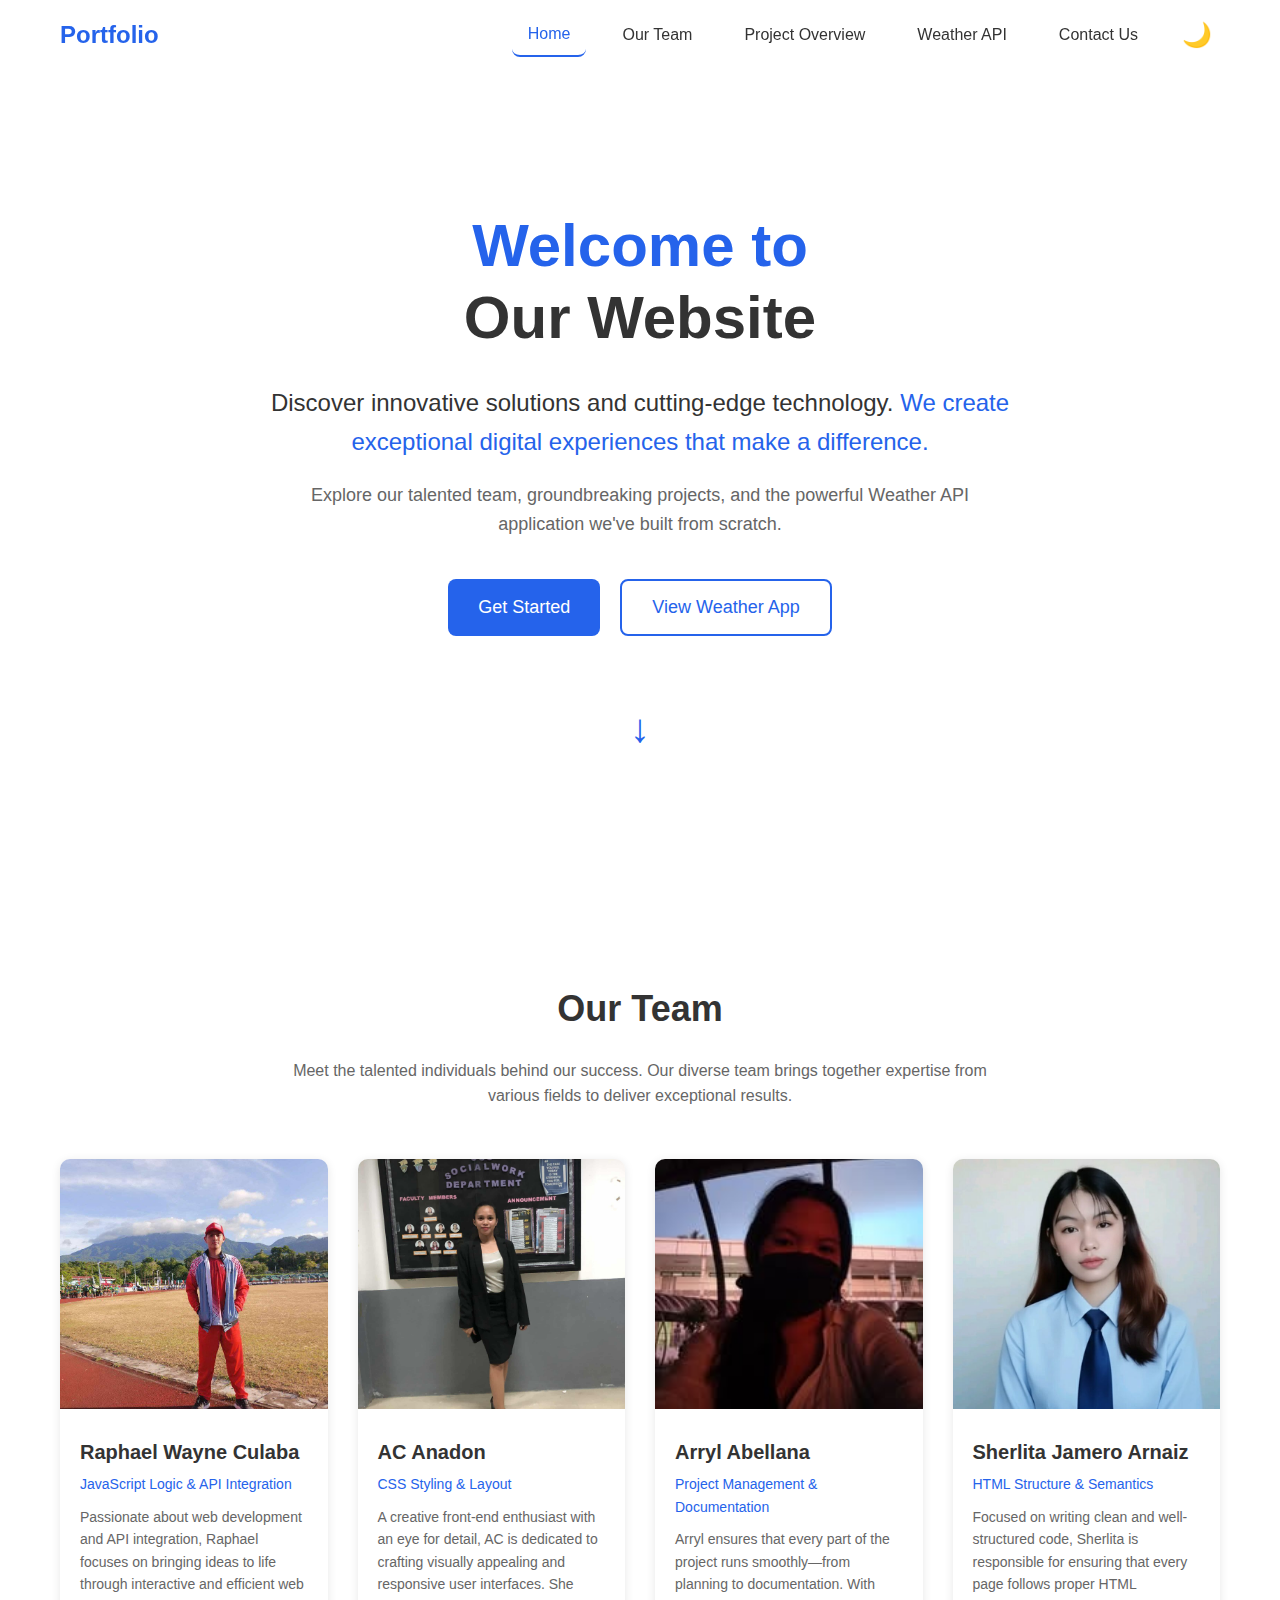
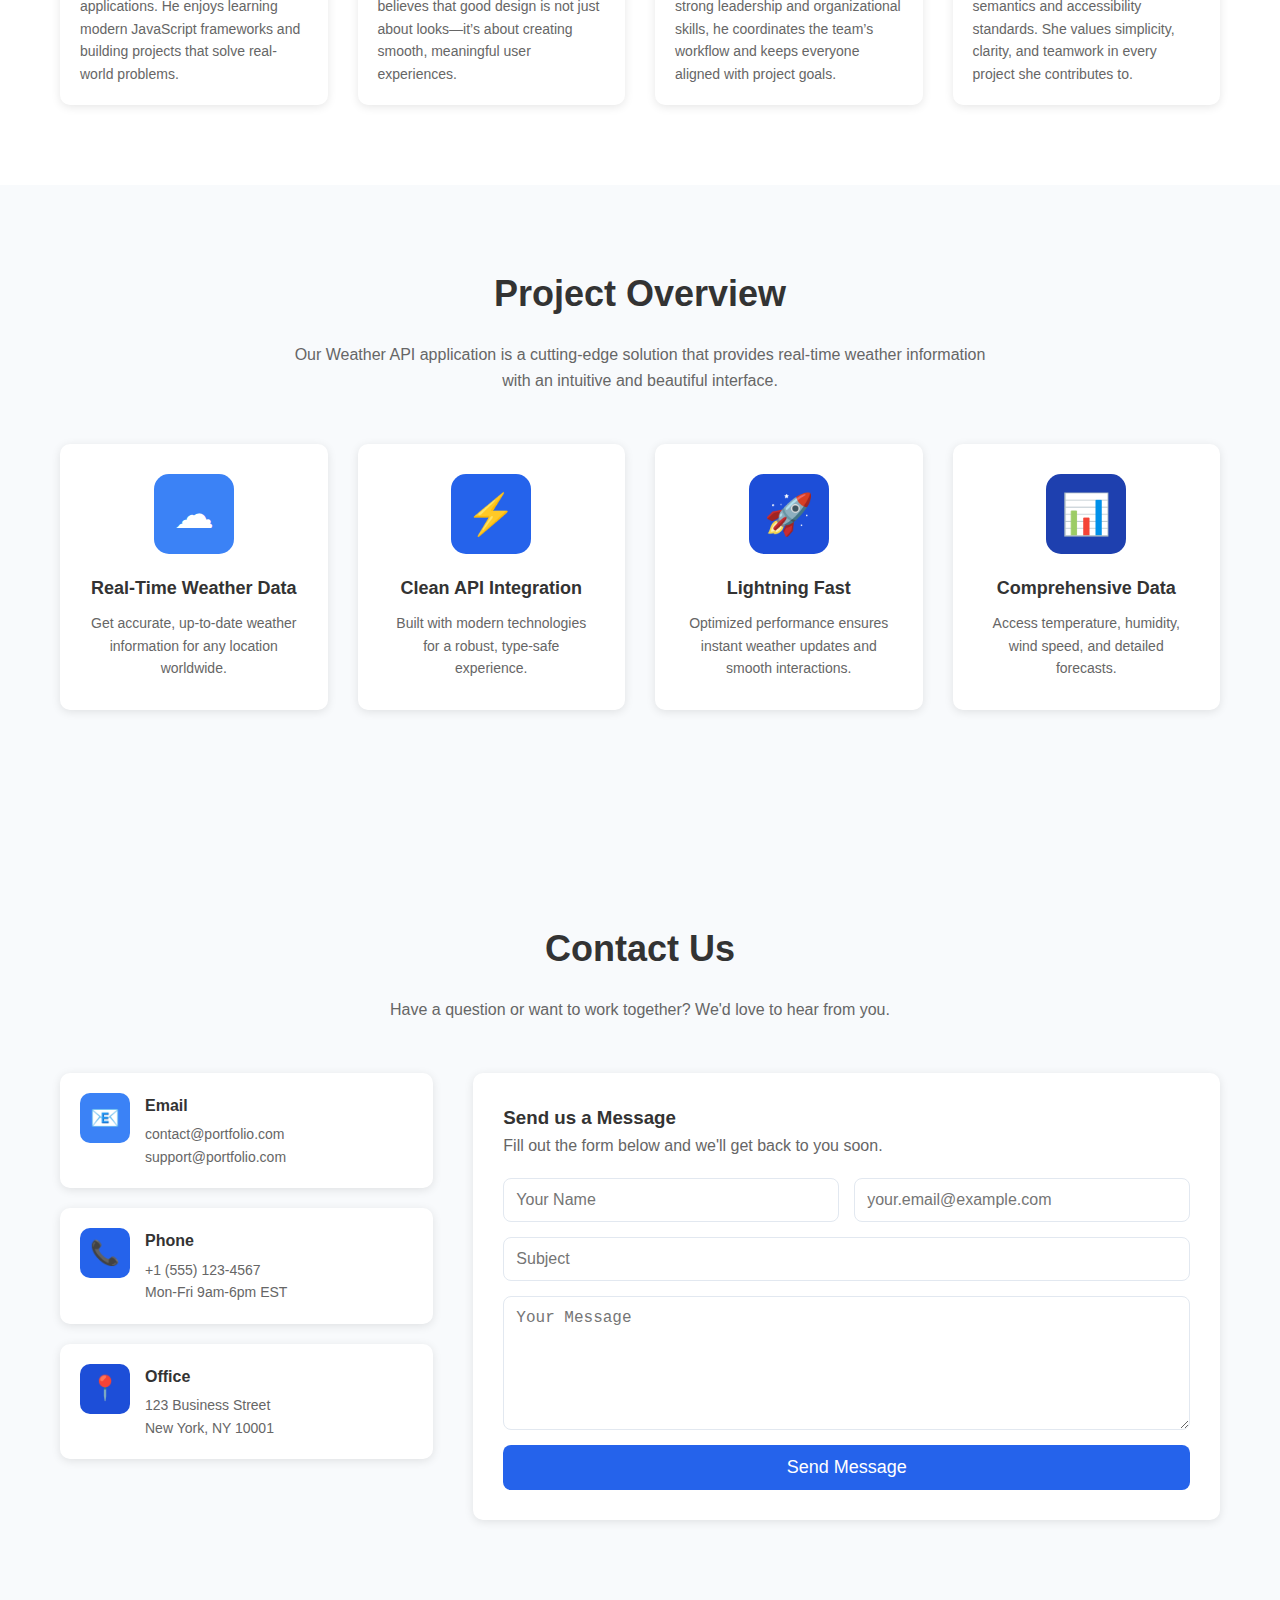
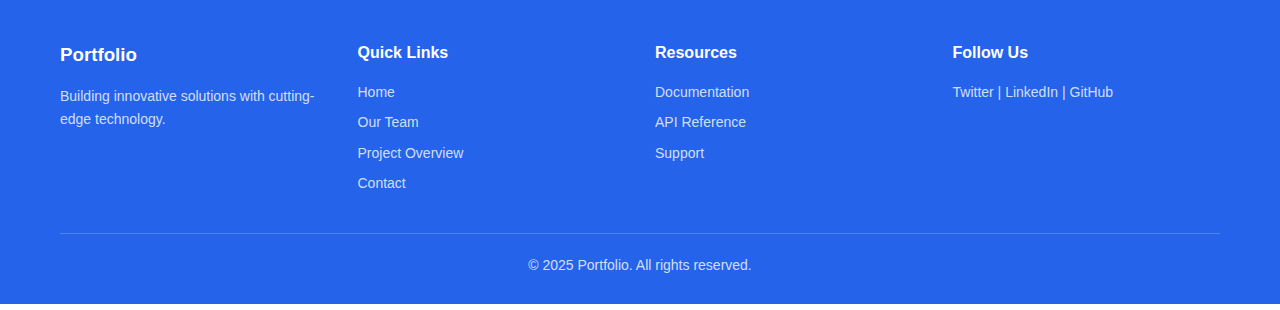
<file: index.html>
<!DOCTYPE html>
<html lang="en">
<head>
    <meta charset="UTF-8">
    <meta name="viewport" content="width=device-width, initial-scale=1.0">
    <title>Portfolio - Weather API</title>
    <link rel="stylesheet" href="style.css">
</head>
<body>
    <!-- Progress Bar -->
    <div id="progressBar"></div>

    <!-- Navigation -->
    <nav id="navbar">
        <div class="nav-container">
            <h2 class="logo">Portfolio</h2>
            
            <div class="nav-menu" id="navMenu">
                <a href="#home" class="nav-item active">Home</a>
                <a href="#team" class="nav-item">Our Team</a>
                <a href="#projects" class="nav-item">Project Overview</a>
                <a href="app.html" class="nav-item">Weather API</a>
                <a href="#contact" class="nav-item">Contact Us</a>
                <button id="themeBtn" class="theme-btn">🌙</button>
            </div>
            
            <button class="menu-btn" id="menuBtn">☰</button>
        </div>
    </nav>

    <!-- Home Page -->
    <div id="homePage" class="page-content">
        <!-- Hero Section -->
        <section id="home" class="hero">
            <div class="container">
                <h1 class="hero-title">
                    <span class="blue-text">Welcome to</span>
                    <span>Our Website</span>
                </h1>
                
                <p class="hero-subtitle">
                    Discover innovative solutions and cutting-edge technology.
                    <span class="blue-text">We create exceptional digital experiences that make a difference.</span>
                </p>

                <p class="hero-desc">
                    Explore our talented team, groundbreaking projects, and the powerful Weather API application we've built from scratch.
                </p>
                
                <div class="hero-btns">
                    <button class="btn btn-primary" onclick="scrollToSection('team')">Get Started</button>
                    <a href="app.html" class="btn btn-outline">View Weather App</a>
                </div>
                
                <div class="arrow-down">↓</div>
            </div>
        </section>

        <!-- Team Section -->
        <section id="team" class="section">
            <div class="container">
                <h2>Our Team</h2>
                <p class="section-desc">
                    Meet the talented individuals behind our success. Our diverse team brings together
                    expertise from various fields to deliver exceptional results.
                </p>

                <div class="team-grid">
                    <div class="team-card">
                        <img src="Raphaelpic.jpg" alt="Raphael Culaba">
                        <div class="team-info">
                            <h3>Raphael Wayne Culaba</h3>
                            <p class="role">JavaScript Logic & API Integration</p>
                            <p class="desc">Passionate about web development and API integration, Raphael focuses on bringing ideas to life through interactive and efficient web applications. He enjoys learning modern JavaScript frameworks and building projects that solve real-world problems.</p>
                        </div>
                    </div>

                    <div class="team-card">
                        <img src="ACpic.jpg" alt="AC Anadon">
                        <div class="team-info">
                            <h3>AC Anadon</h3>
                            <p class="role">CSS Styling & Layout</p>
                            <p class="desc">A creative front-end enthusiast with an eye for detail, AC is dedicated to crafting visually appealing and responsive user interfaces. She believes that good design is not just about looks—it’s about creating smooth, meaningful user experiences.</p>
                        </div>
                    </div>

                    <div class="team-card">
                        <img src="Abellanapic.jpg" alt="Arryl Abellana">
                        <div class="team-info">
                            <h3>Arryl Abellana</h3>
                            <p class="role">Project Management & Documentation</p>
                            <p class="desc">Arryl ensures that every part of the project runs smoothly—from planning to documentation. With strong leadership and organizational skills, he coordinates the team’s workflow and keeps everyone aligned with project goals.</p>
                        </div>
                    </div>

                    <div class="team-card">
                        <img src="Arnaizpic.jpg" alt="Sherlita Arnaiz">
                        <div class="team-info">
                            <h3>Sherlita Jamero Arnaiz</h3>
                            <p class="role">HTML Structure & Semantics</p>
                            <p class="desc">Focused on writing clean and well-structured code, Sherlita is responsible for ensuring that every page follows proper HTML semantics and accessibility standards. She values simplicity, clarity, and teamwork in every project she contributes to.</p>
                        </div>
                    </div>
                </div>
            </div>
        </section>

        <!-- Project Overview -->
        <section id="projects" class="section gray-bg">
            <div class="container">
                <h2>Project Overview</h2>
                <p class="section-desc">
                    Our Weather API application is a cutting-edge solution that provides real-time weather
                    information with an intuitive and beautiful interface.
                </p>

                <div class="features-grid">
                    <div class="feature-box">
                        <div class="icon blue1">☁</div>
                        <h3>Real-Time Weather Data</h3>
                        <p>Get accurate, up-to-date weather information for any location worldwide.</p>
                    </div>

                    <div class="feature-box">
                        <div class="icon blue2">⚡</div>
                        <h3>Clean API Integration</h3>
                        <p>Built with modern technologies for a robust, type-safe experience.</p>
                    </div>

                    <div class="feature-box">
                        <div class="icon blue3">🚀</div>
                        <h3>Lightning Fast</h3>
                        <p>Optimized performance ensures instant weather updates and smooth interactions.</p>
                    </div>

                    <div class="feature-box">
                        <div class="icon blue4">📊</div>
                        <h3>Comprehensive Data</h3>
                        <p>Access temperature, humidity, wind speed, and detailed forecasts.</p>
                    </div>
                </div>
            </div>
        </section>

        <!-- Contact Section -->
<section id="contact" class="section gray-bg">
    <div class="container">
        <h2>Contact Us</h2>
        <p class="section-desc">
            Have a question or want to work together? We'd love to hear from you.
        </p>

        <div class="contact-grid">
            <!-- Contact Information -->
            <div class="contact-info">
                <div class="info-card">
                    <div class="info-icon blue1">📧</div>
                    <div>
                        <h4>Email</h4>
                        <p>contact@portfolio.com</p>
                        <p>support@portfolio.com</p>
                    </div>
                </div>

                <div class="info-card">
                    <div class="info-icon blue2">📞</div>
                    <div>
                        <h4>Phone</h4>
                        <p>+1 (555) 123-4567</p>
                        <p>Mon-Fri 9am-6pm EST</p>
                    </div>
                </div>

                <div class="info-card">
                    <div class="info-icon blue3">📍</div>
                    <div>
                        <h4>Office</h4>
                        <p>123 Business Street</p>
                        <p>New York, NY 10001</p>
                    </div>
                </div>
            </div>

            <!-- Contact Form -->
            <div class="contact-form-box">
                <div class="card">
                    <h3>Send us a Message</h3>
                    <p class="form-desc">Fill out the form below and we'll get back to you soon.</p>

                    <form id="contactForm">
                        <div class="form-row">
                            <input type="text" id="name" placeholder="Your Name" required>
                            <input type="email" id="email" placeholder="your.email@example.com" required>
                        </div>
                        <input type="text" id="subject" placeholder="Subject" required>
                        <textarea id="message" placeholder="Your Message" rows="6" required></textarea>
                        <button type="submit" class="btn btn-primary btn-full">Send Message</button>
                    </form>

                    <!-- Success Message -->
                    <div id="successMsg" class="success-msg">
                        <div class="success-icon">✓</div>
                        <h3>Message Sent!</h3>
                        <p>Thank you for contacting us. We'll be in touch soon.</p>
                    </div>
                </div>
            </div>
        </div>
    </div>
</section>


    <!-- Footer -->
    <footer>
        <div class="container">
            <div class="footer-grid">
                <div>
                    <h3>Portfolio</h3>
                    <p>Building innovative solutions with cutting-edge technology.</p>
                </div>
                <div>
                    <h4>Quick Links</h4>
                    <a href="#home">Home</a>
                    <a href="#team">Our Team</a>
                    <a href="#projects">Project Overview</a>
                    <a href="#contact">Contact</a>
                </div>
                <div>
                    <h4>Resources</h4>
                    <a href="#">Documentation</a>
                    <a href="#">API Reference</a>
                    <a href="#">Support</a>
                </div>
                <div>
                    <h4>Follow Us</h4>
                    <p>Twitter | LinkedIn | GitHub</p>
                </div>
            </div>
            <div class="footer-bottom">
                <p>© 2025 Portfolio. All rights reserved.</p>
            </div>
        </div>
    </footer>

    <script src="script.js"></script>
</body>
</html>
</file>
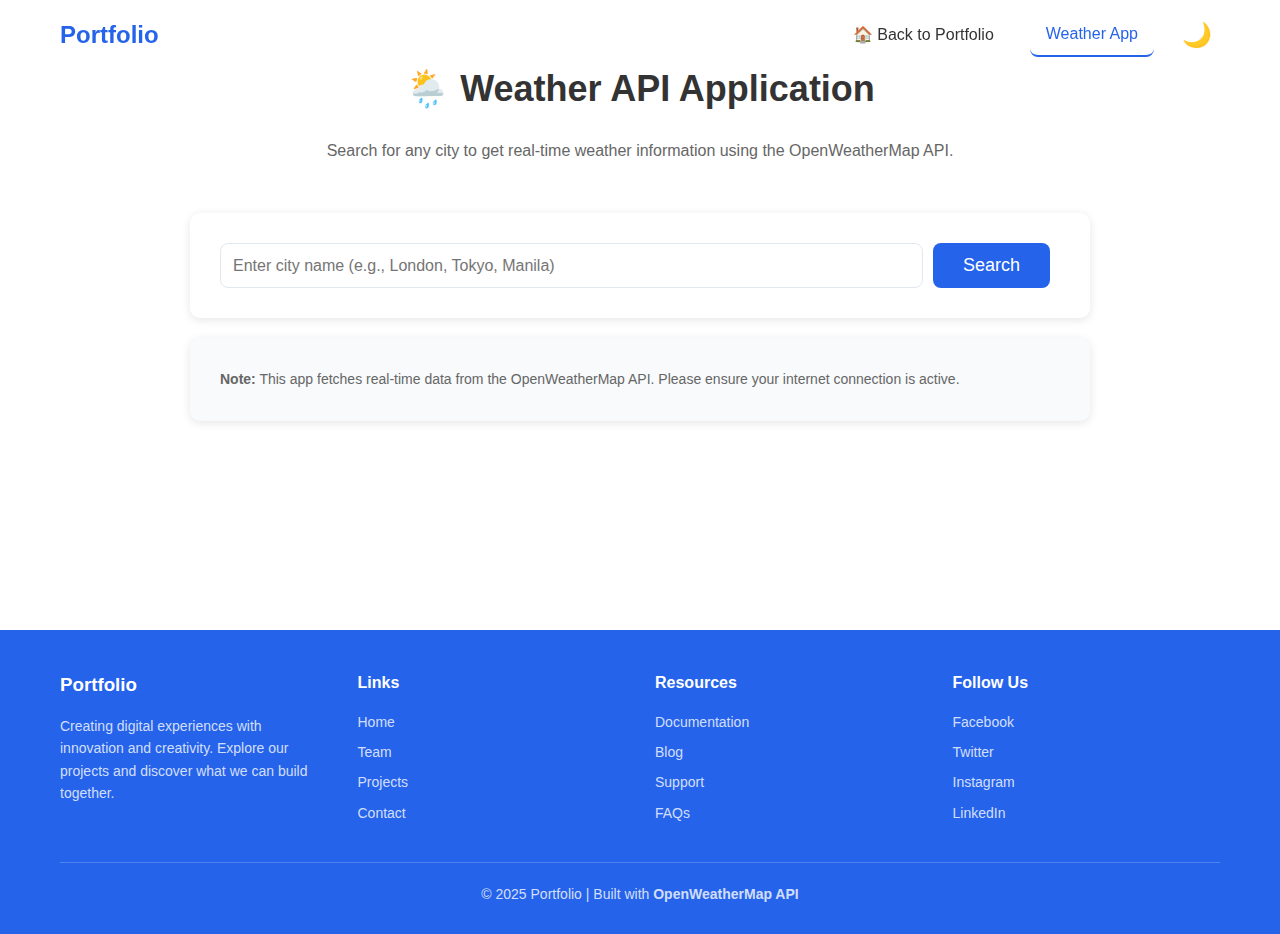
<file: app.html>
<!DOCTYPE html>
<html lang="en">
<head>
    <meta charset="UTF-8">
    <meta name="viewport" content="width=device-width, initial-scale=1.0">
    <title>Weather API Application</title>
    <link rel="stylesheet" href="style.css">
</head>
<body>
    <!-- Navigation -->
    <nav id="navbar">
        <div class="nav-container">
            <h2 class="logo">Portfolio</h2>
            
            <div class="nav-menu" id="navMenu">
                <a href="index.html" class="nav-item">🏠 Back to Portfolio</a>
                <a href="#weather" class="nav-item active">Weather App</a>
                <button id="themeBtn" class="theme-btn">🌙</button>
            </div>
        </div>
    </nav>

    <!-- Weather Section -->
    <section id="weather" class="section weather-section">
        <div class="container">
            <h2>🌦️ Weather API Application</h2>
            <p class="section-desc">
                Search for any city to get real-time weather information using the OpenWeatherMap API.
            </p>

            <div class="weather-container">
                <!-- Search Box -->
                <div class="card">
                    <input type="text" id="cityInput" placeholder="Enter city name (e.g., London, Tokyo, Manila)">
                    <button class="btn btn-primary" onclick="searchWeather()">Search</button>
                    <p id="weatherError" class="error-msg"></p>
                </div>

                <!-- Weather Display -->
                <div id="weatherDisplay" style="display: none;">
                    <div class="card weather-card">
                        <h3 id="cityName"></h3>
                        <p id="weatherCondition"></p>
                        <div class="weather-main">
                            <div class="temp">
                                <span id="temperature"></span><span class="deg">°C</span>
                            </div>
                            <div id="weatherIcon" class="weather-icon"></div>
                        </div>
                    </div>

                    <div class="weather-details">
                        <div class="detail-card">
                            <p>💧 Humidity</p>
                            <h4 id="humidity"></h4>
                        </div>
                        <div class="detail-card">
                            <p>💨 Wind Speed</p>
                            <h4 id="windSpeed"></h4>
                        </div>
                        <div class="detail-card">
                            <p>👁 Visibility</p>
                            <h4 id="visibility"></h4>
                        </div>
                        <div class="detail-card">
                            <p>🌡 Pressure</p>
                            <h4 id="pressure"></h4>
                        </div>
                        <div class="detail-card">
                            <p>🌅 Sunrise</p>
                            <h4 id="sunrise"></h4>
                        </div>
                        <div class="detail-card">
                            <p>🌇 Sunset</p>
                            <h4 id="sunset"></h4>
                        </div>
                    </div>

                    <!-- Forecast Placeholder (optional later) -->
                    <div class="card">
                        <h3>5-Day Forecast (Coming Soon)</h3>
                        <div id="forecast" class="forecast-grid"></div>
                    </div>
                </div>

                <div class="card note-card">
                    <p><strong>Note:</strong> This app fetches real-time data from the OpenWeatherMap API. Please ensure your internet connection is active.</p>
                </div>
            </div>
        </div>
    </section>

    <!-- Footer -->
<footer>
  <div class="container">
    <div class="footer-grid">
      <div>
        <h3>Portfolio</h3>
        <p>Creating digital experiences with innovation and creativity. Explore our projects and discover what we can build together.</p>
      </div>

      <div>
        <h4>Links</h4>
        <a href="index.html#home">Home</a>
        <a href="index.html#team">Team</a>
        <a href="index.html#projects">Projects</a>
        <a href="index.html#contact">Contact</a>
      </div>

      <div>
        <h4>Resources</h4>
        <a href="#">Documentation</a>
        <a href="#">Blog</a>
        <a href="#">Support</a>
        <a href="#">FAQs</a>
      </div>

      <div>
        <h4>Follow Us</h4>
        <a href="#">Facebook</a>
        <a href="#">Twitter</a>
        <a href="#">Instagram</a>
        <a href="#">LinkedIn</a>
      </div>
    </div>

    <div class="footer-bottom">
      <p>© 2025 Portfolio | Built with <strong>OpenWeatherMap API</strong></p>
    </div>
  </div>
</footer>


    <script>
    async function searchWeather() {
    const city = document.getElementById('cityInput').value.trim();
    const errorMsg = document.getElementById('weatherError');
    const weatherDisplay = document.getElementById('weatherDisplay');

    if (!city) {
        errorMsg.textContent = 'Please enter a city name.';
        weatherDisplay.style.display = 'none';
        return;
    }

    const apiKey = 'da419ced5e5c13eb83072224d1e23862';
    const url = `https://api.openweathermap.org/data/2.5/weather?q=${city}&appid=${apiKey}&units=metric`;

    try {
        // Check if user has internet
        if (!navigator.onLine) {
            throw new Error('No internet connection');
        }

        errorMsg.textContent = 'Fetching weather data...';
        const response = await fetch(url);

        if (!response.ok) {
            if (response.status === 404) {
                throw new Error('City not found');
            } else {
                throw new Error('API request failed');
            }
        }

        const data = await response.json();
        errorMsg.textContent = ''; // Clear any previous errors

        // Show weather data
        weatherDisplay.style.display = 'block';
        document.getElementById('cityName').textContent = `${data.name}, ${data.sys.country}`;
        document.getElementById('weatherCondition').textContent = data.weather[0].main;
        document.getElementById('temperature').textContent = Math.round(data.main.temp);
        document.getElementById('humidity').textContent = `${data.main.humidity}%`;
        document.getElementById('windSpeed').textContent = `${data.wind.speed} m/s`;
        document.getElementById('visibility').textContent = `${(data.visibility / 1000).toFixed(1)} km`;
        document.getElementById('pressure').textContent = `${data.main.pressure} hPa`;

        const sunrise = new Date(data.sys.sunrise * 1000);
        const sunset = new Date(data.sys.sunset * 1000);
        document.getElementById('sunrise').textContent = sunrise.toLocaleTimeString();
        document.getElementById('sunset').textContent = sunset.toLocaleTimeString();

        // Weather icon
        const condition = data.weather[0].main.toLowerCase();
        const icon = document.getElementById('weatherIcon');
        if (condition.includes("cloud")) icon.textContent = "☁️";
        else if (condition.includes("rain")) icon.textContent = "🌧️";
        else if (condition.includes("clear")) icon.textContent = "☀️";
        else if (condition.includes("snow")) icon.textContent = "❄️";
        else icon.textContent = "🌤️";

    } catch (error) {
        console.error(error);
        weatherDisplay.style.display = 'none';

        if (error.message === 'No internet connection') {
            errorMsg.textContent = '⚠️ No internet connection. Please check your network and try again.';
        } else if (error.message === 'City not found') {
            errorMsg.textContent = '❌ City not found. Please check the spelling and try again.';
        } else if (error.message === 'API request failed') {
            errorMsg.textContent = '🚫 Could not fetch data. Please try again later.';
        } else {
            errorMsg.textContent = '⚠️ Something went wrong. Please try again.';
        }
    }
}
(function() {
  const themeBtn = document.getElementById('themeBtn');

  // Initialize button text based on stored preference or current body class
  const saved = localStorage.getItem('theme'); // 'dark' or 'light' or null
  if (saved === 'dark') document.body.classList.add('dark');
  else if (saved === 'light') document.body.classList.remove('dark');

  // Set initial icon
  if (themeBtn) {
    themeBtn.textContent = document.body.classList.contains('dark') ? '☀️' : '🌙';

    themeBtn.addEventListener('click', () => {
      document.body.classList.toggle('dark');
      const isDark = document.body.classList.contains('dark');
      themeBtn.textContent = isDark ? '☀️' : '🌙';
      // persist user choice
      localStorage.setItem('theme', isDark ? 'dark' : 'light');
    });
  }
})();   
    </script>
</body>
</html>
</file>
<file: style.css>
/* Basic Reset */
* {
    margin: 0;
    padding: 0;
    box-sizing: border-box;
}

body {
    font-family: Arial, sans-serif;
    line-height: 1.6;
    color: #333;
    background: white;
}

/* Dark Mode */
body.dark {
    background: #0f172a;
    color: #f1f5f9;
}

/* Progress Bar */
#progressBar {
    position: fixed;
    top: 0;
    left: 0;
    height: 4px;
    background: #2563eb;
    width: 0;
    z-index: 100;
}

/* Navigation */
#navbar {
    position: fixed;
    top: 0;
    width: 100%;
    background: transparent;
    z-index: 99;
    transition: all 0.3s;
}

#navbar.scrolled {
    background: rgba(255, 255, 255, 0.9);
    box-shadow: 0 2px 10px rgba(0, 0, 0, 0.1);
}

body.dark #navbar.scrolled {
    background: rgba(15, 23, 42, 0.9);
}

.nav-container {
    max-width: 1200px;
    margin: 0 auto;
    padding: 0 20px;
    display: flex;
    justify-content: space-between;
    align-items: center;
    height: 70px;
}

.logo {
    color: #2563eb;
    font-size: 24px;
}

.nav-menu {
    display: flex;
    gap: 20px;
    align-items: center;
}

.nav-item {
    color: #333;
    text-decoration: none;
    padding: 8px 16px;
    border-radius: 8px;
    transition: all 0.3s;
}

body.dark .nav-item {
    color: #f1f5f9;
}

.nav-item:hover {
    color: #2563eb;
    transform: scale(1.05);
}

.nav-item.active {
    color: #2563eb;
    border-bottom: 2px solid #2563eb;
}

.theme-btn {
    background: none;
    border: none;
    font-size: 24px;
    cursor: pointer;
    padding: 8px;
}

.menu-btn {
    display: none;
    background: none;
    border: none;
    font-size: 28px;
    cursor: pointer;
}

/* Container */
.container {
    max-width: 1200px;
    margin: 0 auto;
    padding: 0 20px;
}

/* Hero Section */
.hero {
    min-height: 100vh;
    display: flex;
    align-items: center;
    justify-content: center;
    text-align: center;
    padding-top: 70px;
}

.hero-title {
    font-size: 60px;
    margin-bottom: 30px;
    line-height: 1.2;
}

.hero-title span {
    display: block;
}

.blue-text {
    color: #2563eb !important;
}

.hero-subtitle {
    font-size: 24px;
    margin-bottom: 20px;
    max-width: 800px;
    margin-left: auto;
    margin-right: auto;
}

.hero-desc {
    font-size: 18px;
    color: #666;
    max-width: 700px;
    margin: 0 auto 40px;
}

body.dark .hero-desc {
    color: #94a3b8;
}

.hero-btns {
    display: flex;
    gap: 20px;
    justify-content: center;
    margin-bottom: 60px;
}

.arrow-down {
    font-size: 40px;
    color: #2563eb;
    animation: bounce 2s infinite;
}

@keyframes bounce {
    0%, 100% { transform: translateY(0); }
    50% { transform: translateY(10px); }
}

/* Buttons */
.btn {
    padding: 12px 30px;
    font-size: 18px;
    border: none;
    border-radius: 8px;
    cursor: pointer;
    transition: all 0.3s;
}

.btn:hover {
    transform: scale(1.05);
}

.btn-primary {
    background: #2563eb;
    color: white;
}

.btn-primary:hover {
    background: #1d4ed8;
}

.btn-outline {
    background: transparent;
    color: #2563eb;
    border: 2px solid #2563eb;
}

.btn-outline:hover {
    background: rgba(37, 99, 235, 0.1);
}

.btn-full {
    width: 100%;
}

/* Remove underline from anchor buttons */
.btn-outline {
    text-decoration: none;
    display: inline-block;
}

.btn.btn-outline:hover {
    text-decoration: none;
}

/* Section */
.section {
    padding: 80px 0;
}

.section h2 {
    text-align: center;
    font-size: 36px;
    margin-bottom: 20px;
}

.section-desc {
    text-align: center;
    max-width: 700px;
    margin: 0 auto 50px;
    color: #666;
}

body.dark .section-desc {
    color: #94a3b8;
}

.gray-bg {
    background: #f8fafc;
}

body.dark .gray-bg {
    background: #1e293b;
}

/* Team Section */
.team-grid {
    display: grid;
    grid-template-columns: repeat(4, 1fr);
    gap: 30px;
}

.team-card {
    background: white;
    border-radius: 10px;
    overflow: hidden;
    box-shadow: 0 2px 10px rgba(0, 0, 0, 0.1);
    transition: all 0.3s;
}

body.dark .team-card {
    background: #1e293b;
}

.team-card:hover {
    transform: translateY(-10px);
    box-shadow: 0 10px 30px rgba(0, 0, 0, 0.2);
}

.team-card img {
    width: 100%;
    height: 250px;
    object-fit: cover;
}

.team-info {
    padding: 20px;
}

.team-info h3 {
    font-size: 20px;
    margin-bottom: 5px;
}

.role {
    color: #2563eb;
    font-size: 14px;
    margin-bottom: 10px;
}

.desc {
    font-size: 14px;
    color: #666;
}

body.dark .desc {
    color: #94a3b8;
}

/* Features */
.features-grid {
    display: grid;
    grid-template-columns: repeat(4, 1fr);
    gap: 30px;
    margin-bottom: 50px;
}

.feature-box {
    background: white;
    padding: 30px;
    border-radius: 10px;
    text-align: center;
    box-shadow: 0 2px 10px rgba(0, 0, 0, 0.1);
    transition: all 0.3s;
}

body.dark .feature-box {
    background: #1e293b;
}

.feature-box:hover {
    transform: translateY(-10px);
    box-shadow: 0 10px 30px rgba(0, 0, 0, 0.2);
}

.icon {
    width: 80px;
    height: 80px;
    margin: 0 auto 20px;
    border-radius: 15px;
    display: flex;
    align-items: center;
    justify-content: center;
    font-size: 40px;
    color: white;
}

.blue1 { background: #3b82f6; }
.blue2 { background: #2563eb; }
.blue3 { background: #1d4ed8; }
.blue4 { background: #1e40af; }

.feature-box h3 {
    font-size: 18px;
    margin-bottom: 10px;
}

.feature-box p {
    font-size: 14px;
    color: #666;
}

body.dark .feature-box p {
    color: #94a3b8;
}

/* Stats */
.stats-box {
    background: linear-gradient(135deg, #dbeafe, #bfdbfe);
    padding: 40px;
    border-radius: 10px;
    display: grid;
    grid-template-columns: repeat(3, 1fr);
    gap: 30px;
    text-align: center;
}

body.dark .stats-box {
    background: linear-gradient(135deg, #1e3a8a, #1e40af);
}

.stat h3 {
    font-size: 48px;
    margin-bottom: 10px;
}

.stat p {
    color: #666;
}

body.dark .stat p {
    color: #94a3b8;
}

/* Contact */
.contact-grid {
    display: grid;
    grid-template-columns: 1fr 2fr;
    gap: 40px;
}

.contact-info {
    display: flex;
    flex-direction: column;
    gap: 20px;
}

.info-card {
    background: white;
    padding: 20px;
    border-radius: 10px;
    display: flex;
    gap: 15px;
    box-shadow: 0 2px 10px rgba(0, 0, 0, 0.1);
}

body.dark .info-card {
    background: #1e293b;
}

.info-icon {
    width: 50px;
    height: 50px;
    border-radius: 10px;
    display: flex;
    align-items: center;
    justify-content: center;
    font-size: 24px;
    color: white;
    flex-shrink: 0;
}

.info-card h4 {
    margin-bottom: 5px;
}

.info-card p {
    font-size: 14px;
    color: #666;
}

body.dark .info-card p {
    color: #94a3b8;
}

/* Card */
.card {
    background: white;
    padding: 30px;
    border-radius: 10px;
    box-shadow: 0 2px 10px rgba(0, 0, 0, 0.1);
}

body.dark .card {
    background: #1e293b;
}

.form-desc {
    color: #666;
    margin-bottom: 20px;
}

body.dark .form-desc {
    color: #94a3b8;
}

/* Form */
form {
    display: flex;
    flex-direction: column;
    gap: 15px;
}

.form-row {
    display: grid;
    grid-template-columns: 1fr 1fr;
    gap: 15px;
}

input, textarea {
    padding: 12px;
    border: 1px solid #e2e8f0;
    border-radius: 8px;
    font-size: 16px;
}

body.dark input, 
body.dark textarea {
    background: #0f172a;
    border-color: #334155;
    color: #f1f5f9;
}

input:focus, textarea:focus {
    outline: none;
    border-color: #2563eb;
}

textarea {
    resize: vertical;
}

.success-msg {
    display: none;
    text-align: center;
    padding: 40px;
}

.success-msg.show {
    display: block;
}

.success-icon {
    width: 80px;
    height: 80px;
    background: #2563eb;
    color: white;
    border-radius: 50%;
    display: flex;
    align-items: center;
    justify-content: center;
    font-size: 48px;
    margin: 0 auto 20px;
}

/* Weather */
.weather-section {
    padding: 60px 0;
    min-height: 70vh; /* ensures some height but not too much white space */
}

.weather-container {
    max-width: 900px;
    margin: 0 auto;
}

.weather-container .card {
    display: flex;
    gap: 10px;
    margin-bottom: 20px;
}

#cityInput {
    flex: 1;
}

.error-msg {
    color: #dc2626;
    margin-top: 10px;
}

.weather-card {
    background: #2563eb;
    color: white;
}

.weather-card h3,
.weather-card p {
    color: white;
}

.weather-main {
    display: flex;
    justify-content: space-between;
    align-items: center;
    margin-top: 20px;
}

.temp {
    font-size: 60px;
}

.deg {
    font-size: 40px;
}

.weather-icon {
    font-size: 80px;
}

.weather-details {
    display: grid;
    grid-template-columns: repeat(6, 1fr);
    gap: 15px;
    margin-bottom: 20px;
}

.detail-card {
    background: white;
    padding: 20px;
    border-radius: 10px;
    text-align: center;
    box-shadow: 0 2px 10px rgba(0, 0, 0, 0.1);
}

body.dark .detail-card {
    background: #1e293b;
}

.detail-card p {
    font-size: 14px;
    color: #666;
    margin-bottom: 5px;
}

body.dark .detail-card p {
    color: #94a3b8;
}

.detail-card h4 {
    font-size: 12px;
}

.forecast-grid {
    display: grid;
    grid-template-columns: repeat(5, 1fr);
    gap: 15px;
    margin-top: 20px;
}

.forecast-day {
    text-align: center;
    padding: 15px;
    border-radius: 8px;
    transition: all 0.3s;
}

.forecast-day:hover {
    background: #f8fafc;
}

body.dark .forecast-day:hover {
    background: #334155;
}

.forecast-temp {
    font-size: 32px;
    margin: 10px 0;
}

.note-card {
    background: #f8fafc;
}

body.dark .note-card {
    background: #334155;
}

.note-card p {
    font-size: 14px;
    color: #666;
}

body.dark .note-card p {
    color: #94a3b8;
}

/* Footer */
footer {
    background: #2563eb;
    color: white;
    padding: 40px 0 20px;
}

.footer-grid {
    display: grid;
    grid-template-columns: repeat(4, 1fr);
    gap: 30px;
    margin-bottom: 30px;
}

footer h3, footer h4 {
    color: white;
    margin-bottom: 15px;
}

footer p, footer a {
    color: rgba(255, 255, 255, 0.8);
    font-size: 14px;
    text-decoration: none;
    display: block;
    margin-bottom: 8px;
}

footer a:hover {
    color: white;
}

.footer-bottom {
    border-top: 1px solid rgba(255, 255, 255, 0.2);
    padding-top: 20px;
    text-align: center;
}

/* Back to Top */
.back-top {
    position: fixed;
    bottom: 30px;
    right: 30px;
    width: 50px;
    height: 50px;
    background: #2563eb;
    color: white;
    border: none;
    border-radius: 50%;
    font-size: 24px;
    cursor: pointer;
    display: none;
    z-index: 98;
}

.back-top.show {
    display: block;
}

.back-top:hover {
    background: #1d4ed8;
}

/* Mobile */
@media (max-width: 768px) {
    .nav-menu {
        display: none;
        position: absolute;
        top: 70px;
        left: 0;
        right: 0;
        background: white;
        flex-direction: column;
        padding: 20px;
        box-shadow: 0 5px 10px rgba(0, 0, 0, 0.1);
    }
    
    body.dark .nav-menu {
        background: #1e293b;
    }
    
    .nav-menu.active {
        display: flex;
    }
    
    .menu-btn {
        display: block;
    }
    
    .hero-title {
        font-size: 36px;
    }
    
    .hero-subtitle {
        font-size: 18px;
    }
    
    .hero-btns {
        flex-direction: column;
    }
    
    .team-grid,
    .features-grid,
    .stats-box {
        grid-template-columns: 1fr;
    }
    
    .contact-grid {
        grid-template-columns: 1fr;
    }
    
    .weather-details {
        grid-template-columns: repeat(2, 1fr);
    }
    
    .forecast-grid {
        grid-template-columns: repeat(2, 1fr);
    }
    
    .footer-grid {
        grid-template-columns: 1fr;
    }
}

@media (max-width: 1024px) and (min-width: 769px) {
    .team-grid,
    .features-grid {
        grid-template-columns: repeat(2, 1fr);
    }
    
    .weather-details {
        grid-template-columns: repeat(3, 1fr);
    }
}
</file>
